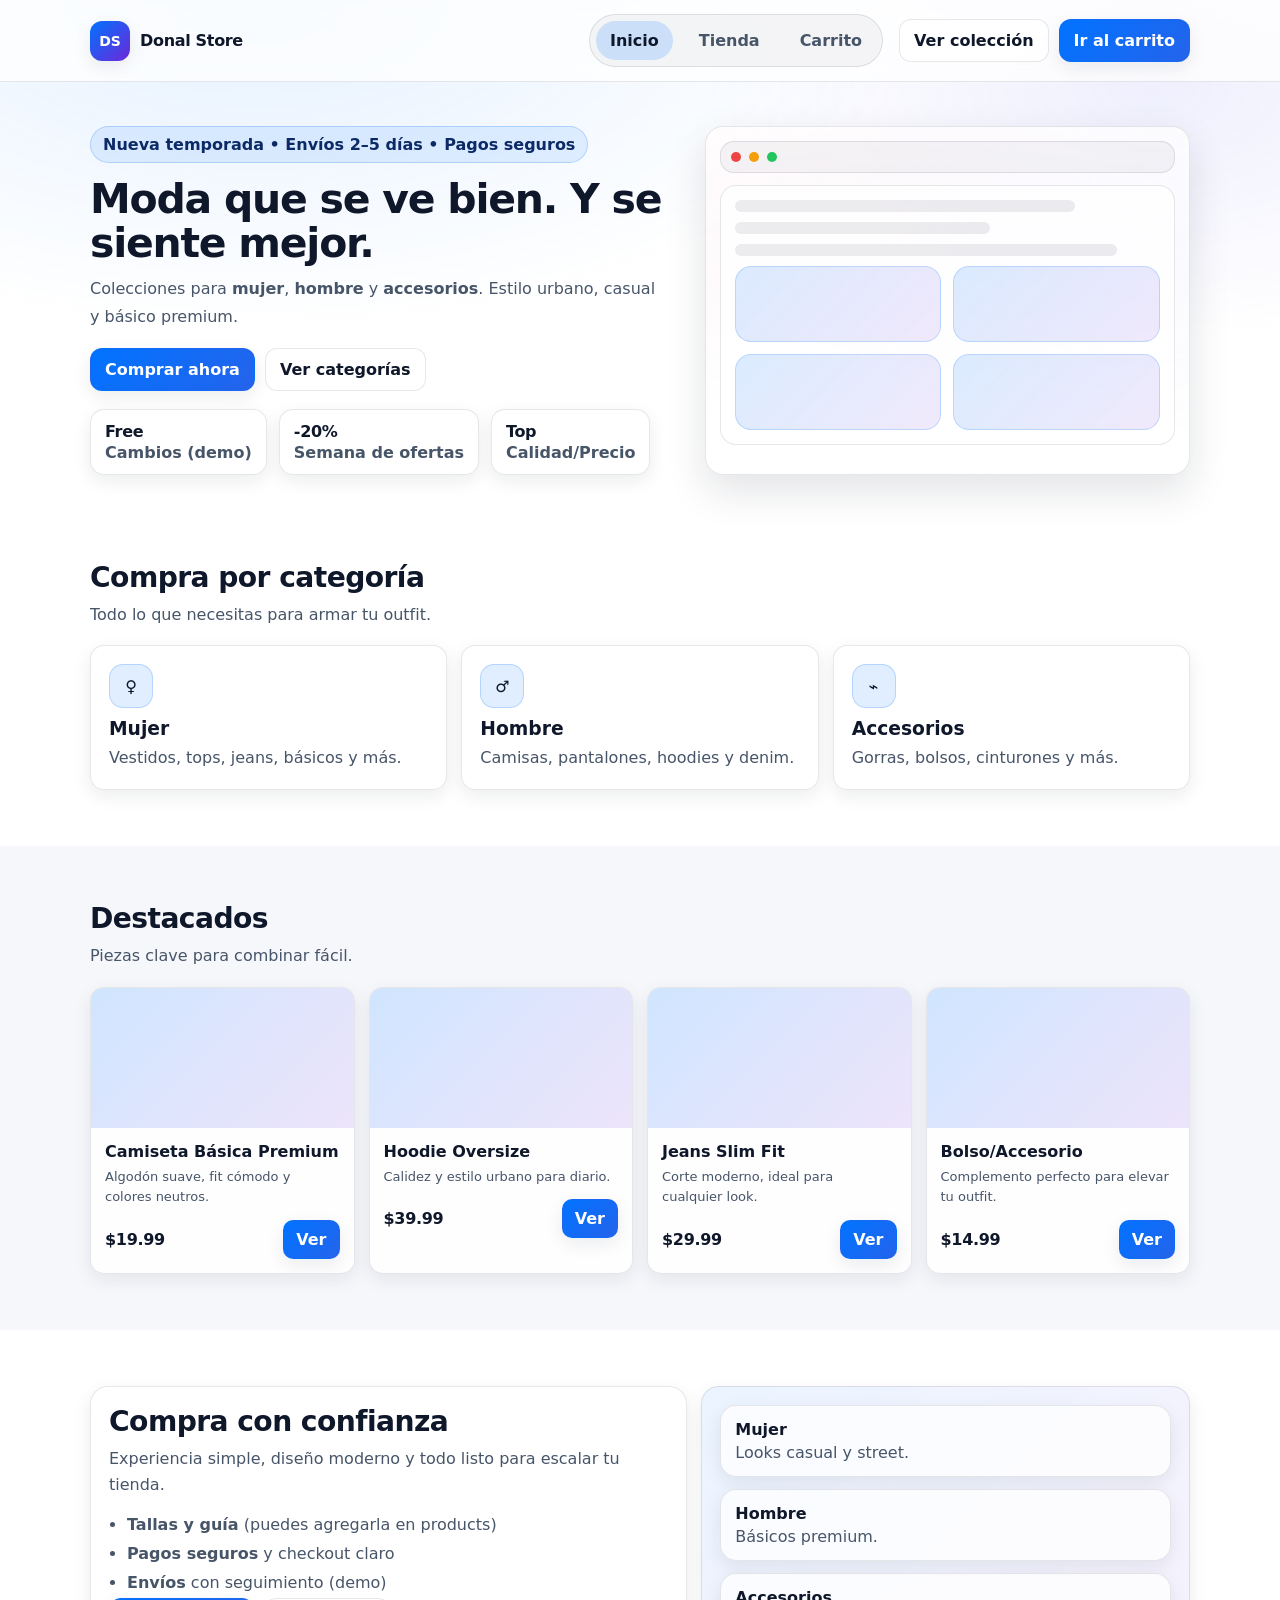
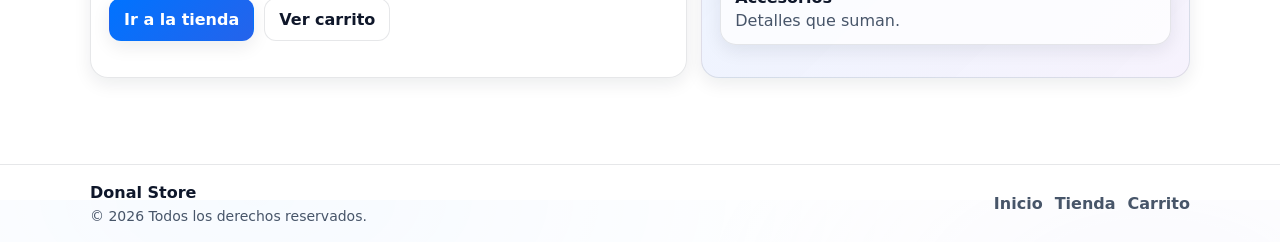
<file: index.html>
<!DOCTYPE html>
<html lang="en">
<head>
  <meta charset="UTF-8" />
  <meta http-equiv="refresh" content="0; url=pages/home.html" />
  <title>Redirecting...</title>
</head>
<body>
  <script>
    window.location.replace("pages/home.html");
  </script>
</body>
</html>
</file>
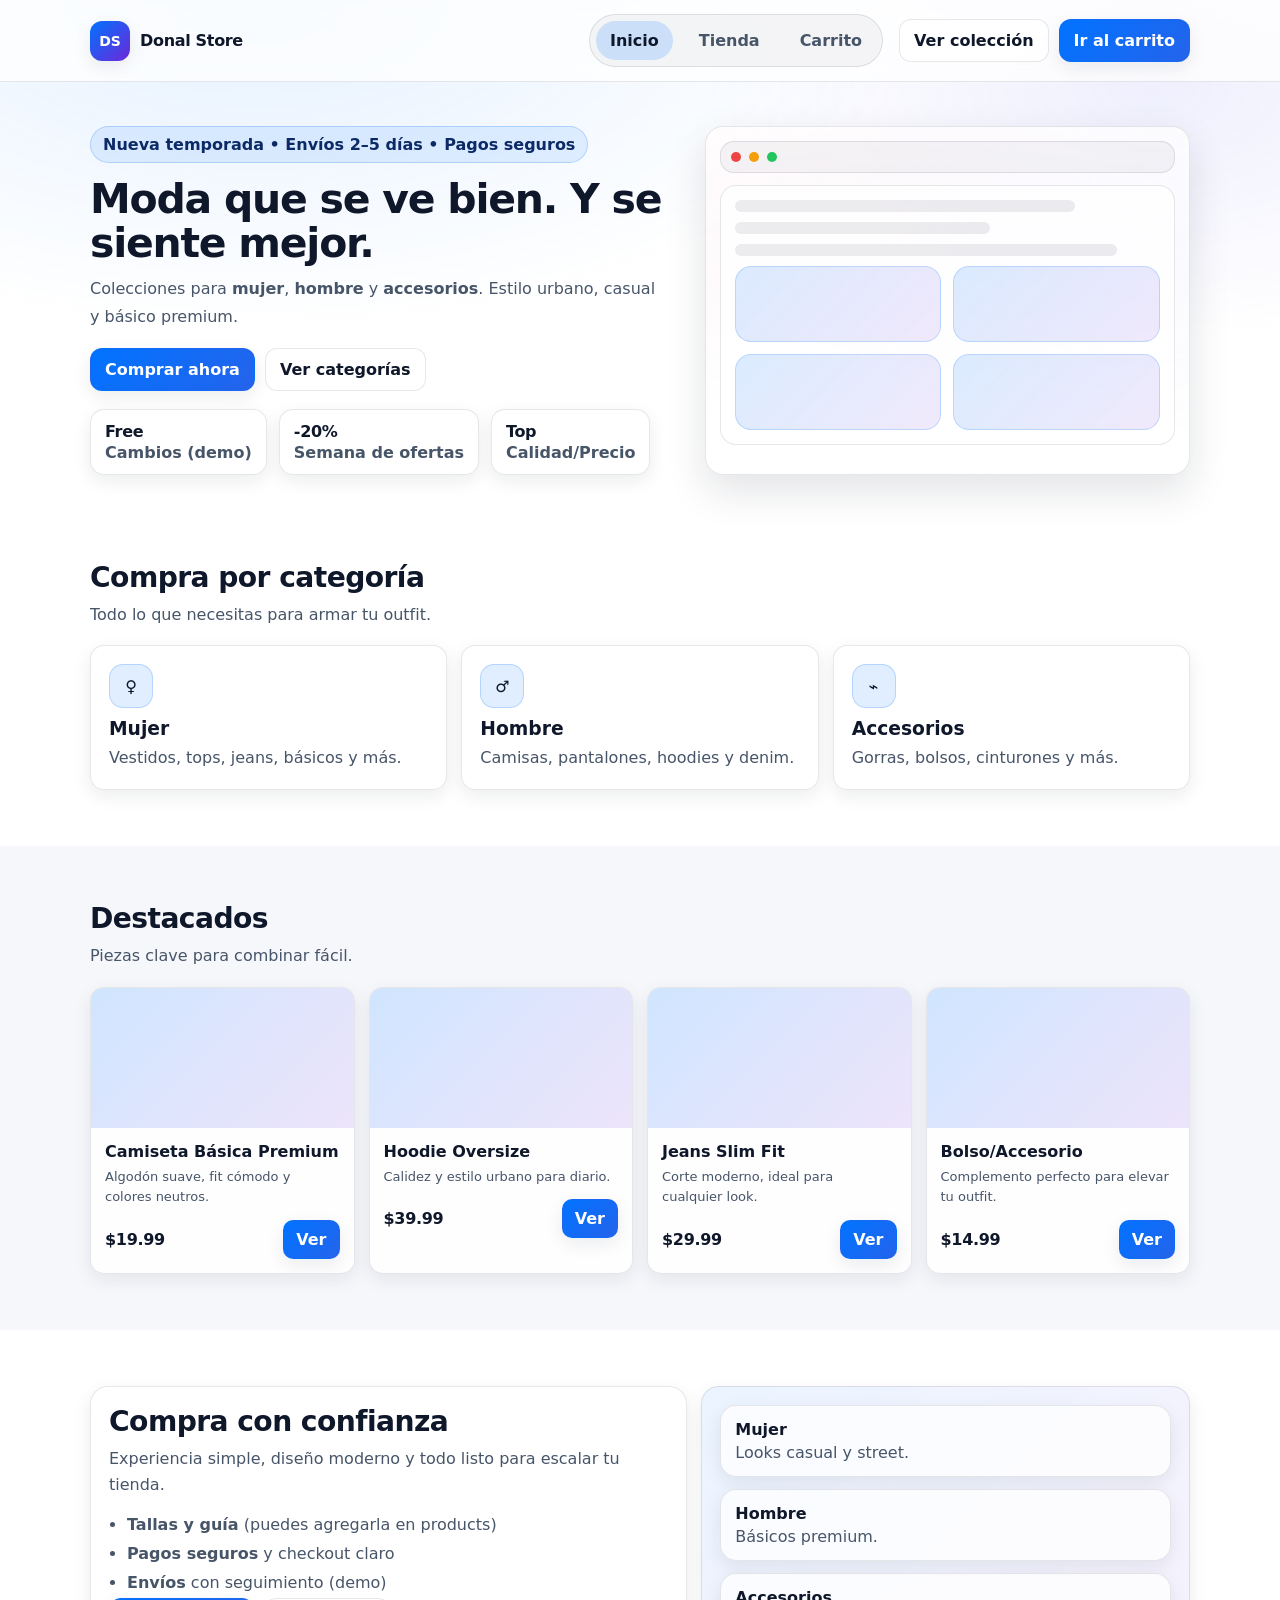
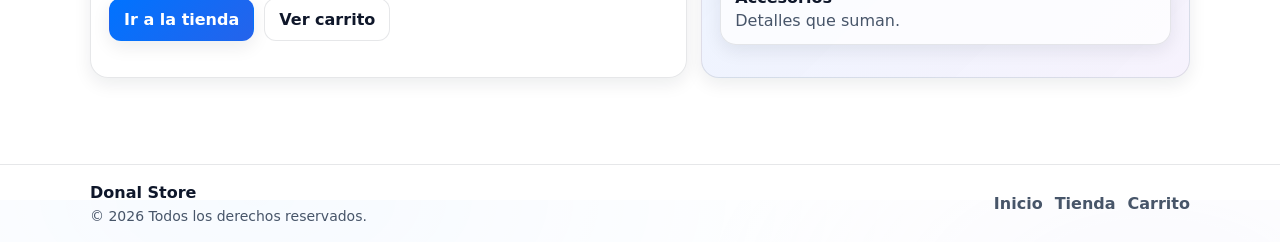
<file: pages/home.html>
<!DOCTYPE html>
<html lang="es">
<head>
  <meta charset="UTF-8" />
  <meta name="viewport" content="width=device-width, initial-scale=1.0" />
  <title>Donal Store | Moda</title>
  <link rel="stylesheet" href="../styles/home.css" />
</head>

<body>
  <header class="site-header">
    <div class="container header-inner">
      <a class="brand" href="home.html" aria-label="Donal Store - Inicio">
        <span class="brand-mark">DS</span>
        <span class="brand-name">Donal Store</span>
      </a>

      <nav class="nav" aria-label="Navegación principal">
        <a href="home.html" class="nav-link is-active">Inicio</a>
        <a href="products.html" class="nav-link">Tienda</a>
        <a href="carrito.html" class="nav-link">Carrito</a>
      </nav>

      <div class="header-actions">
        <a class="btn btn-ghost" href="products.html">Ver colección</a>
        <a class="btn btn-primary" href="carrito.html">Ir al carrito</a>
      </div>
    </div>
  </header>

  <main>
    <!-- Hero -->
    <section class="hero">
      <div class="container hero-grid">
        <div class="hero-content">
          <p class="badge">Nueva temporada • Envíos 2–5 días • Pagos seguros</p>
          <h1 class="hero-title">Moda que se ve bien. Y se siente mejor.</h1>
          <p class="hero-subtitle">
            Colecciones para <strong>mujer</strong>, <strong>hombre</strong> y <strong>accesorios</strong>.
            Estilo urbano, casual y básico premium.
          </p>

          <div class="hero-cta">
            <a class="btn btn-primary" href="products.html">Comprar ahora</a>
            <a class="btn btn-ghost" href="#categorias">Ver categorías</a>
          </div>

          <div class="hero-stats" role="list">
            <div class="stat" role="listitem">
              <div class="stat-number">Free</div>
              <div class="stat-label">Cambios (demo)</div>
            </div>
            <div class="stat" role="listitem">
              <div class="stat-number">-20%</div>
              <div class="stat-label">Semana de ofertas</div>
            </div>
            <div class="stat" role="listitem">
              <div class="stat-number">Top</div>
              <div class="stat-label">Calidad/Precio</div>
            </div>
          </div>
        </div>

        <div class="hero-card hero-card-fashion" aria-hidden="true">
          <div class="hero-card-inner">
            <div class="mock-top">
              <span class="dot dot-red"></span>
              <span class="dot dot-yellow"></span>
              <span class="dot dot-green"></span>
            </div>
            <div class="mock-body">
              <div class="mock-line w80"></div>
              <div class="mock-line w60"></div>
              <div class="mock-line w90"></div>
              <div class="mock-grid">
                <div class="mock-tile"></div>
                <div class="mock-tile"></div>
                <div class="mock-tile"></div>
                <div class="mock-tile"></div>
              </div>
            </div>
          </div>
        </div>
      </div>
    </section>

    <!-- Categorías -->
    <section class="section" id="categorias">
      <div class="container">
        <div class="section-head">
          <h2 class="section-title">Compra por categoría</h2>
          <p class="section-subtitle">Todo lo que necesitas para armar tu outfit.</p>
        </div>

        <div class="cards-3">
          <a class="card" href="products.html">
            <div class="card-icon">♀</div>
            <h3 class="card-title">Mujer</h3>
            <p class="card-text">Vestidos, tops, jeans, básicos y más.</p>
          </a>

          <a class="card" href="products.html">
            <div class="card-icon">♂</div>
            <h3 class="card-title">Hombre</h3>
            <p class="card-text">Camisas, pantalones, hoodies y denim.</p>
          </a>

          <a class="card" href="products.html">
            <div class="card-icon">⌁</div>
            <h3 class="card-title">Accesorios</h3>
            <p class="card-text">Gorras, bolsos, cinturones y más.</p>
          </a>
        </div>
      </div>
    </section>

    <!-- Destacados -->
    <section class="section section-muted" id="destacados">
      <div class="container">
        <div class="section-head">
          <h2 class="section-title">Destacados</h2>
          <p class="section-subtitle">Piezas clave para combinar fácil.</p>
        </div>

        <div class="product-grid">
          <article class="product">
            <div class="product-media"></div>
            <div class="product-body">
              <h3 class="product-title">Camiseta Básica Premium</h3>
              <p class="product-desc">Algodón suave, fit cómodo y colores neutros.</p>
              <div class="product-row">
                <span class="price">$19.99</span>
                <a class="btn btn-small btn-primary" href="products.html">Ver</a>
              </div>
            </div>
          </article>

          <article class="product">
            <div class="product-media"></div>
            <div class="product-body">
              <h3 class="product-title">Hoodie Oversize</h3>
              <p class="product-desc">Calidez y estilo urbano para diario.</p>
              <div class="product-row">
                <span class="price">$39.99</span>
                <a class="btn btn-small btn-primary" href="products.html">Ver</a>
              </div>
            </div>
          </article>

          <article class="product">
            <div class="product-media"></div>
            <div class="product-body">
              <h3 class="product-title">Jeans Slim Fit</h3>
              <p class="product-desc">Corte moderno, ideal para cualquier look.</p>
              <div class="product-row">
                <span class="price">$29.99</span>
                <a class="btn btn-small btn-primary" href="products.html">Ver</a>
              </div>
            </div>
          </article>

          <article class="product">
            <div class="product-media"></div>
            <div class="product-body">
              <h3 class="product-title">Bolso/Accesorio</h3>
              <p class="product-desc">Complemento perfecto para elevar tu outfit.</p>
              <div class="product-row">
                <span class="price">$14.99</span>
                <a class="btn btn-small btn-primary" href="products.html">Ver</a>
              </div>
            </div>
          </article>
        </div>
      </div>
    </section>

    <!-- Beneficios -->
    <section class="section">
      <div class="container">
        <div class="split">
          <div class="panel">
            <h2 class="section-title">Compra con confianza</h2>
            <p class="section-subtitle">
              Experiencia simple, diseño moderno y todo listo para escalar tu tienda.
            </p>
            <ul class="list">
              <li><strong>Tallas y guía</strong> (puedes agregarla en products)</li>
              <li><strong>Pagos seguros</strong> y checkout claro</li>
              <li><strong>Envíos</strong> con seguimiento (demo)</li>
            </ul>
            <div class="hero-cta">
              <a class="btn btn-primary" href="products.html">Ir a la tienda</a>
              <a class="btn btn-ghost" href="carrito.html">Ver carrito</a>
            </div>
          </div>

          <div class="panel panel-glass" aria-hidden="true">
            <div class="mini-cards">
              <div class="mini-card">
                <div class="mini-title">Mujer</div>
                <div class="mini-text">Looks casual y street.</div>
              </div>
              <div class="mini-card">
                <div class="mini-title">Hombre</div>
                <div class="mini-text">Básicos premium.</div>
              </div>
              <div class="mini-card">
                <div class="mini-title">Accesorios</div>
                <div class="mini-text">Detalles que suman.</div>
              </div>
            </div>
          </div>
        </div>
      </div>
    </section>
  </main>

  <footer class="footer">
    <div class="container footer-inner">
      <div class="footer-left">
        <div class="footer-brand">Donal Store</div>
        <div class="footer-muted">© <span id="year">2026</span> Todos los derechos reservados.</div>
      </div>

      <div class="footer-links">
        <a href="home.html">Inicio</a>
        <a href="products.html">Tienda</a>
        <a href="carrito.html">Carrito</a>
      </div>
    </div>
  </footer>
</body>
</html>
</file>
<file: styles/home.css>
:root{
  --bg: #ffffff;
  --muted-bg: #f6f7fb;
  --text: #0f172a;
  --muted: #475569;

  --primary: #0073ff;
  --primary-700: #0b5bd3;

  --card: #ffffff;
  --border: rgba(15,23,42,.10);

  --shadow-sm: 0 6px 18px rgba(15,23,42,.08);
  --shadow-md: 0 16px 40px rgba(15,23,42,.12);

  --radius: 14px;
  --radius-lg: 18px;
}

*{ box-sizing: border-box; }
html, body { height: 100%; }

body{
  margin: 0;
  font-family: ui-sans-serif, system-ui, -apple-system, Segoe UI, Roboto, Arial, "Noto Sans", "Helvetica Neue", sans-serif;
  color: var(--text);
  background: radial-gradient(1200px 600px at 20% 0%, rgba(0,115,255,.10), transparent 55%),
              radial-gradient(900px 500px at 90% 10%, rgba(99,102,241,.10), transparent 50%),
              var(--bg);
}

/* Utilidades */
.container{
  width: min(1100px, calc(100% - 40px));
  margin-inline: auto;
}
.section{ padding: 56px 0; }
.section-muted{ background: var(--muted-bg); }
.section-head{ margin-bottom: 18px; }
.section-title{ margin: 0 0 8px; font-size: clamp(22px, 2.2vw, 30px); letter-spacing: -0.02em; }
.section-subtitle{ margin: 0; color: var(--muted); line-height: 1.6; }
.sr-only{
  position:absolute; width:1px; height:1px; padding:0; margin:-1px; overflow:hidden; clip:rect(0,0,0,0); white-space:nowrap; border:0;
}

/* Header */
.site-header{
  position: sticky;
  top: 0;
  z-index: 100;
  backdrop-filter: blur(10px);
  background: rgba(255,255,255,.75);
  border-bottom: 1px solid var(--border);
}
.header-inner{
  display:flex;
  align-items:center;
  gap: 16px;
  padding: 14px 0;
}

.brand{
  display:flex;
  align-items:center;
  gap: 10px;
  text-decoration:none;
  color: inherit;
  font-weight: 800;
}
.brand-mark{
  width: 40px; height: 40px;
  border-radius: 12px;
  display:grid; place-items:center;
  background: linear-gradient(135deg, var(--primary), #6d28d9);
  color: #fff;
  box-shadow: var(--shadow-sm);
  font-size: 14px;
}
.brand-name{ letter-spacing: -0.02em; }

.nav{
  margin-left: auto;
  display:flex;
  align-items:center;
  gap: 12px;
  padding: 6px;
  border-radius: 999px;
  background: rgba(15,23,42,.04);
  border: 1px solid var(--border);
}

.nav-link{
  text-decoration:none;
  color: var(--muted);
  font-weight: 700;
  padding: 10px 14px;
  border-radius: 999px;
  transition: background .15s ease, color .15s ease;
}
.nav-link:hover{
  background: rgba(0,115,255,.10);
  color: var(--text);
}
.nav-link.is-active{
  background: rgba(0,115,255,.16);
  color: var(--text);
}

.header-actions{
  display:flex;
  align-items:center;
  gap: 10px;
}

/* Botones */
.btn{
  display:inline-flex;
  align-items:center;
  justify-content:center;
  gap: 8px;
  padding: 11px 14px;
  border-radius: 12px;
  text-decoration:none;
  font-weight: 800;
  border: 1px solid transparent;
  cursor: pointer;
  transition: transform .12s ease, box-shadow .12s ease, background .12s ease, border-color .12s ease;
  user-select: none;
}
.btn:active{ transform: translateY(1px); }

.btn-primary{
  background: linear-gradient(135deg, var(--primary), #2563eb);
  color: #fff;
  box-shadow: var(--shadow-sm);
}
.btn-primary:hover{
  box-shadow: var(--shadow-md);
  background: linear-gradient(135deg, var(--primary-700), #1d4ed8);
}

.btn-ghost{
  background: rgba(255,255,255,.65);
  border-color: var(--border);
  color: var(--text);
}
.btn-ghost:hover{ box-shadow: var(--shadow-sm); }

.btn-small{
  padding: 9px 12px;
  border-radius: 10px;
  font-weight: 800;
}

/* Hero */
.hero{
  padding: 44px 0 30px;
}
.hero-grid{
  display:grid;
  grid-template-columns: 1.1fr .9fr;
  gap: 22px;
  align-items: stretch;
}

.badge{
  display:inline-flex;
  align-items:center;
  padding: 8px 12px;
  border-radius: 999px;
  background: rgba(0,115,255,.10);
  border: 1px solid rgba(0,115,255,.22);
  color: #0b2a66;
  font-weight: 800;
  margin: 0 0 14px;
}

.hero-title{
  margin: 0 0 10px;
  font-size: clamp(30px, 3.2vw, 46px);
  line-height: 1.08;
  letter-spacing: -0.03em;
}

.hero-subtitle{
  margin: 0 0 18px;
  color: var(--muted);
  line-height: 1.7;
  font-size: 16px;
  max-width: 56ch;
}

.hero-cta{
  display:flex;
  flex-wrap: wrap;
  gap: 10px;
  margin-bottom: 18px;
}

.hero-stats{
  display:flex;
  gap: 12px;
  flex-wrap: wrap;
}
.stat{
  background: rgba(255,255,255,.65);
  border: 1px solid var(--border);
  border-radius: 14px;
  padding: 12px 14px;
  min-width: 140px;
  box-shadow: var(--shadow-sm);
}
.stat-number{ font-weight: 900; letter-spacing: -0.02em; }
.stat-label{ color: var(--muted); font-weight: 700; margin-top: 2px; }

/* Mock card */
.hero-card{
  border-radius: var(--radius-lg);
  border: 1px solid var(--border);
  background: linear-gradient(180deg, rgba(255,255,255,.85), rgba(255,255,255,.55));
  box-shadow: var(--shadow-md);
  overflow:hidden;
}
.hero-card-inner{ padding: 14px; }
.mock-top{
  display:flex;
  gap: 8px;
  padding: 10px;
  border-radius: 14px;
  background: rgba(15,23,42,.04);
  border: 1px solid var(--border);
}
.dot{ width: 10px; height: 10px; border-radius: 50%; display:inline-block; }
.dot-red{ background:#ef4444; }
.dot-yellow{ background:#f59e0b; }
.dot-green{ background:#22c55e; }
.mock-body{
  margin-top: 12px;
  padding: 14px;
  border-radius: 16px;
  background: rgba(255,255,255,.7);
  border: 1px solid var(--border);
}
.mock-line{
  height: 12px;
  border-radius: 999px;
  background: rgba(15,23,42,.08);
  margin-bottom: 10px;
}
.w60{ width: 60%; } .w80{ width: 80%; } .w90{ width: 90%; }
.mock-grid{
  display:grid;
  grid-template-columns: repeat(2, 1fr);
  gap: 12px;
  margin-top: 10px;
}
.mock-tile{
  height: 76px;
  border-radius: 16px;
  background: linear-gradient(135deg, rgba(0,115,255,.14), rgba(109,40,217,.10));
  border: 1px solid rgba(0,115,255,.18);
}

/* Cards */
.cards-3{
  display:grid;
  grid-template-columns: repeat(3, 1fr);
  gap: 14px;
  margin-top: 16px;
}
.card{
  text-decoration:none;
  color: inherit;
  background: rgba(255,255,255,.75);
  border: 1px solid var(--border);
  border-radius: var(--radius);
  padding: 18px;
  box-shadow: var(--shadow-sm);
  transition: transform .12s ease, box-shadow .12s ease;
}
.card:hover{
  transform: translateY(-2px);
  box-shadow: var(--shadow-md);
}
.card-icon{
  width: 44px; height: 44px;
  display:grid; place-items:center;
  border-radius: 14px;
  background: rgba(0,115,255,.12);
  border: 1px solid rgba(0,115,255,.2);
  font-weight: 900;
  margin-bottom: 10px;
}
.card-title{ margin: 0 0 6px; }
.card-text{ margin: 0; color: var(--muted); line-height: 1.6; }

/* Products */
.product-grid{
  display:grid;
  grid-template-columns: repeat(4, 1fr);
  gap: 14px;
  margin-top: 18px;
}
.product{
  background: rgba(255,255,255,.85);
  border: 1px solid var(--border);
  border-radius: var(--radius);
  overflow:hidden;
  box-shadow: var(--shadow-sm);
  transition: transform .12s ease, box-shadow .12s ease;
}
.product:hover{
  transform: translateY(-2px);
  box-shadow: var(--shadow-md);
}
.product-media{
  height: 140px;
  background: linear-gradient(135deg, rgba(0,115,255,.18), rgba(109,40,217,.12));
}
.product-body{ padding: 14px; }
.product-title{ margin: 0 0 6px; font-size: 16px; }
.product-desc{ margin: 0 0 12px; color: var(--muted); line-height: 1.6; font-size: 13px; }
.product-row{ display:flex; align-items:center; justify-content: space-between; gap: 10px; }
.price{ font-weight: 900; letter-spacing: -0.02em; }

/* Split section */
.split{
  display:grid;
  grid-template-columns: 1.1fr .9fr;
  gap: 14px;
  align-items: stretch;
}
.panel{
  border: 1px solid var(--border);
  border-radius: var(--radius-lg);
  background: rgba(255,255,255,.75);
  padding: 18px;
  box-shadow: var(--shadow-sm);
}
.panel-glass{
  background: linear-gradient(135deg, rgba(0,115,255,.08), rgba(109,40,217,.06));
}
.list{
  margin: 14px 0 0;
  padding-left: 18px;
  color: var(--muted);
  line-height: 1.8;
}
.mini-cards{
  display:grid;
  gap: 12px;
}
.mini-card{
  background: rgba(255,255,255,.75);
  border: 1px solid var(--border);
  border-radius: 16px;
  padding: 14px;
  box-shadow: var(--shadow-sm);
}
.mini-title{ font-weight: 900; }
.mini-text{ color: var(--muted); margin-top: 4px; }

/* CTA */
.cta{
  display:flex;
  align-items:center;
  justify-content: space-between;
  gap: 14px;
  padding: 18px;
  border-radius: var(--radius-lg);
  border: 1px solid var(--border);
  background: linear-gradient(135deg, rgba(0,115,255,.10), rgba(255,255,255,.75));
  box-shadow: var(--shadow-md);
}
.cta-title{ margin: 0 0 6px; letter-spacing: -0.02em; }
.cta-text{ margin: 0; color: var(--muted); line-height: 1.6; }
.cta-form{
  display:flex;
  align-items:center;
  gap: 10px;
  flex-wrap: wrap;
}
.input{
  width: min(320px, 70vw);
  padding: 12px 12px;
  border-radius: 12px;
  border: 1px solid var(--border);
  outline: none;
  background: rgba(255,255,255,.85);
}
.input:focus{
  border-color: rgba(0,115,255,.45);
  box-shadow: 0 0 0 4px rgba(0,115,255,.12);
}

/* Footer */
.footer{
  margin-top: 30px;
  border-top: 1px solid var(--border);
  background: rgba(255,255,255,.7);
}
.footer-inner{
  display:flex;
  align-items:center;
  justify-content: space-between;
  gap: 12px;
  padding: 18px 0;
}
.footer-brand{ font-weight: 900; }
.footer-muted{ color: var(--muted); margin-top: 6px; font-size: 14px; }
.footer-links{
  display:flex;
  gap: 12px;
}
.footer-links a{
  color: var(--muted);
  text-decoration: none;
  font-weight: 800;
}
.footer-links a:hover{ color: var(--text); }

/* Responsive */
@media (max-width: 980px){
  .hero-grid, .split{ grid-template-columns: 1fr; }
  .product-grid{ grid-template-columns: repeat(2, 1fr); }
  .header-actions{ display:none; }
}

@media (max-width: 520px){
  .nav{ width: 100%; justify-content: space-between; margin-left: 0; }
  .brand-name{ display:none; }
  .product-grid{ grid-template-columns: 1fr; }
  .cards-3{ grid-template-columns: 1fr; }
  .cta{ flex-direction: column; align-items: stretch; }
  .input{ width: 100%; }
}

.hero-card-fashion{
  background: linear-gradient(180deg, rgba(255,255,255,.85), rgba(255,255,255,.55)),
              radial-gradient(800px 400px at 20% 20%, rgba(236,72,153,.12), transparent 55%),
              radial-gradient(700px 380px at 90% 30%, rgba(99,102,241,.10), transparent 55%);
}
</file>
